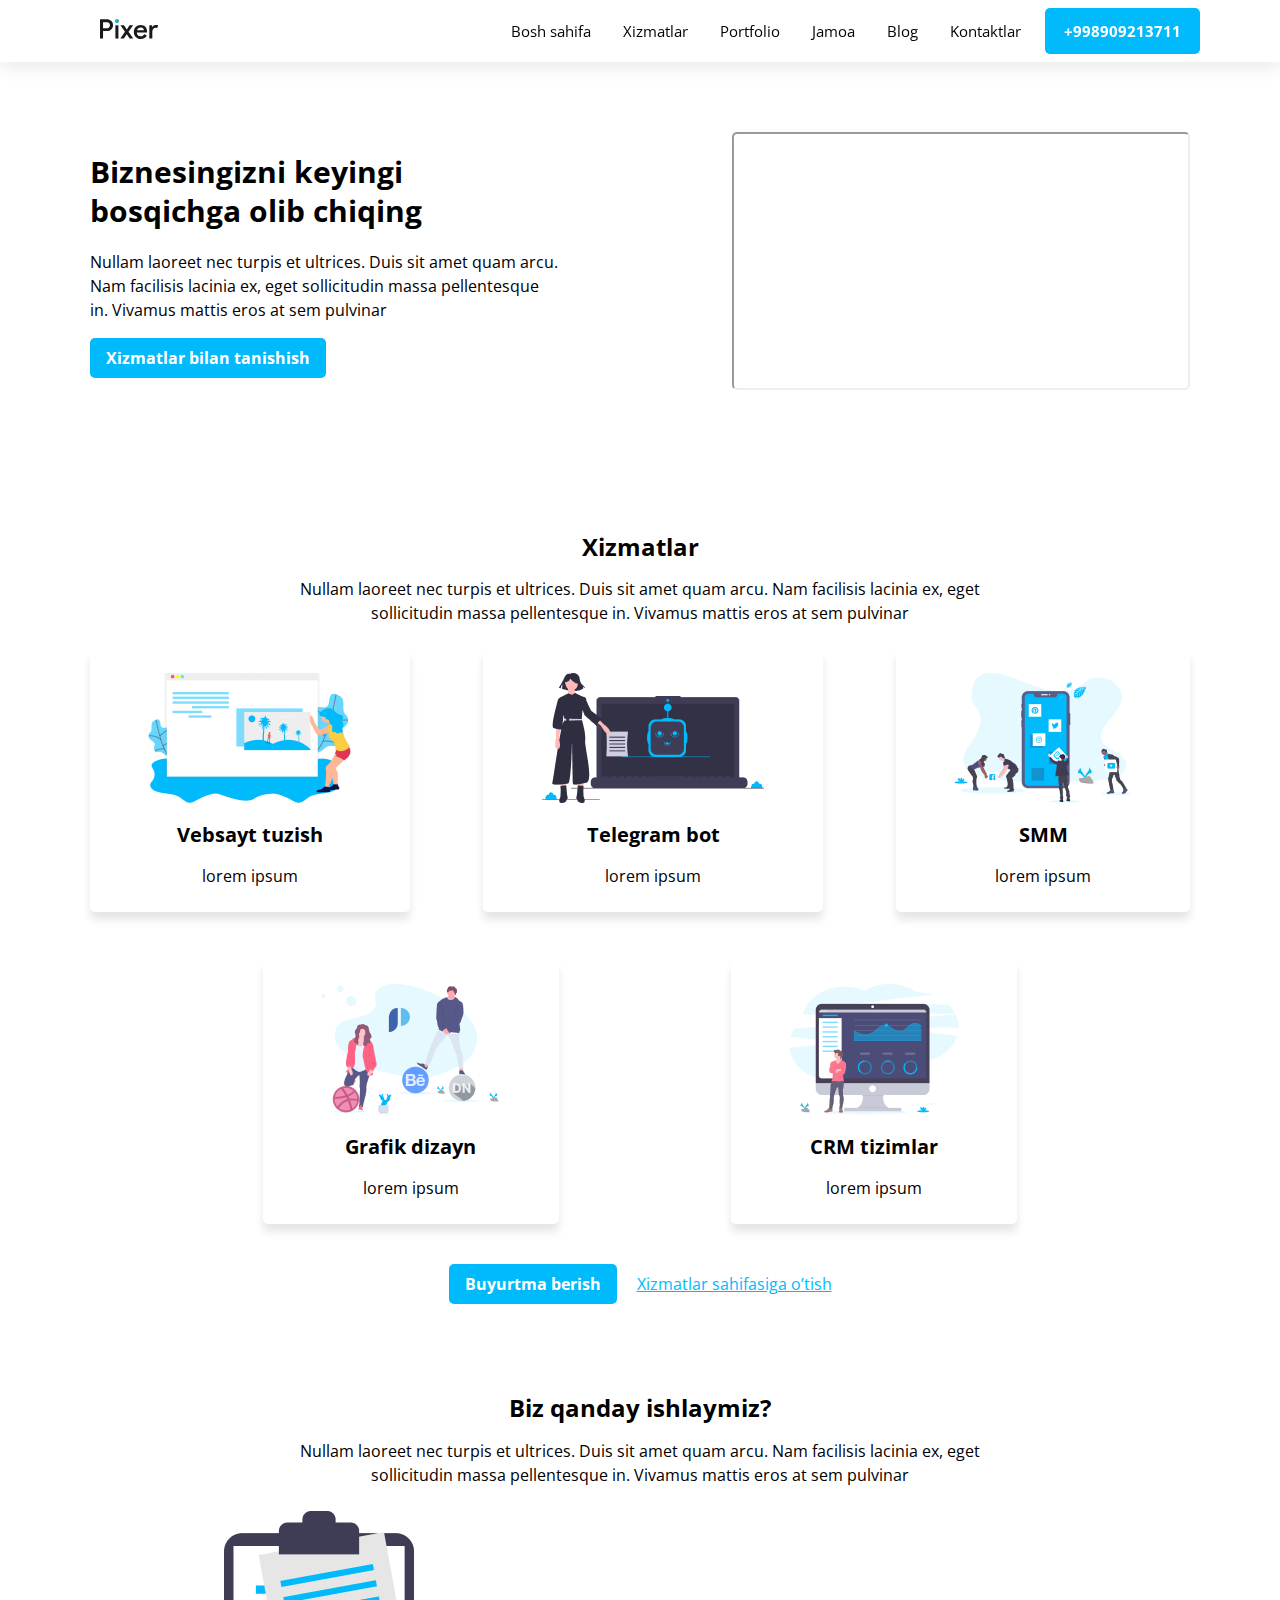
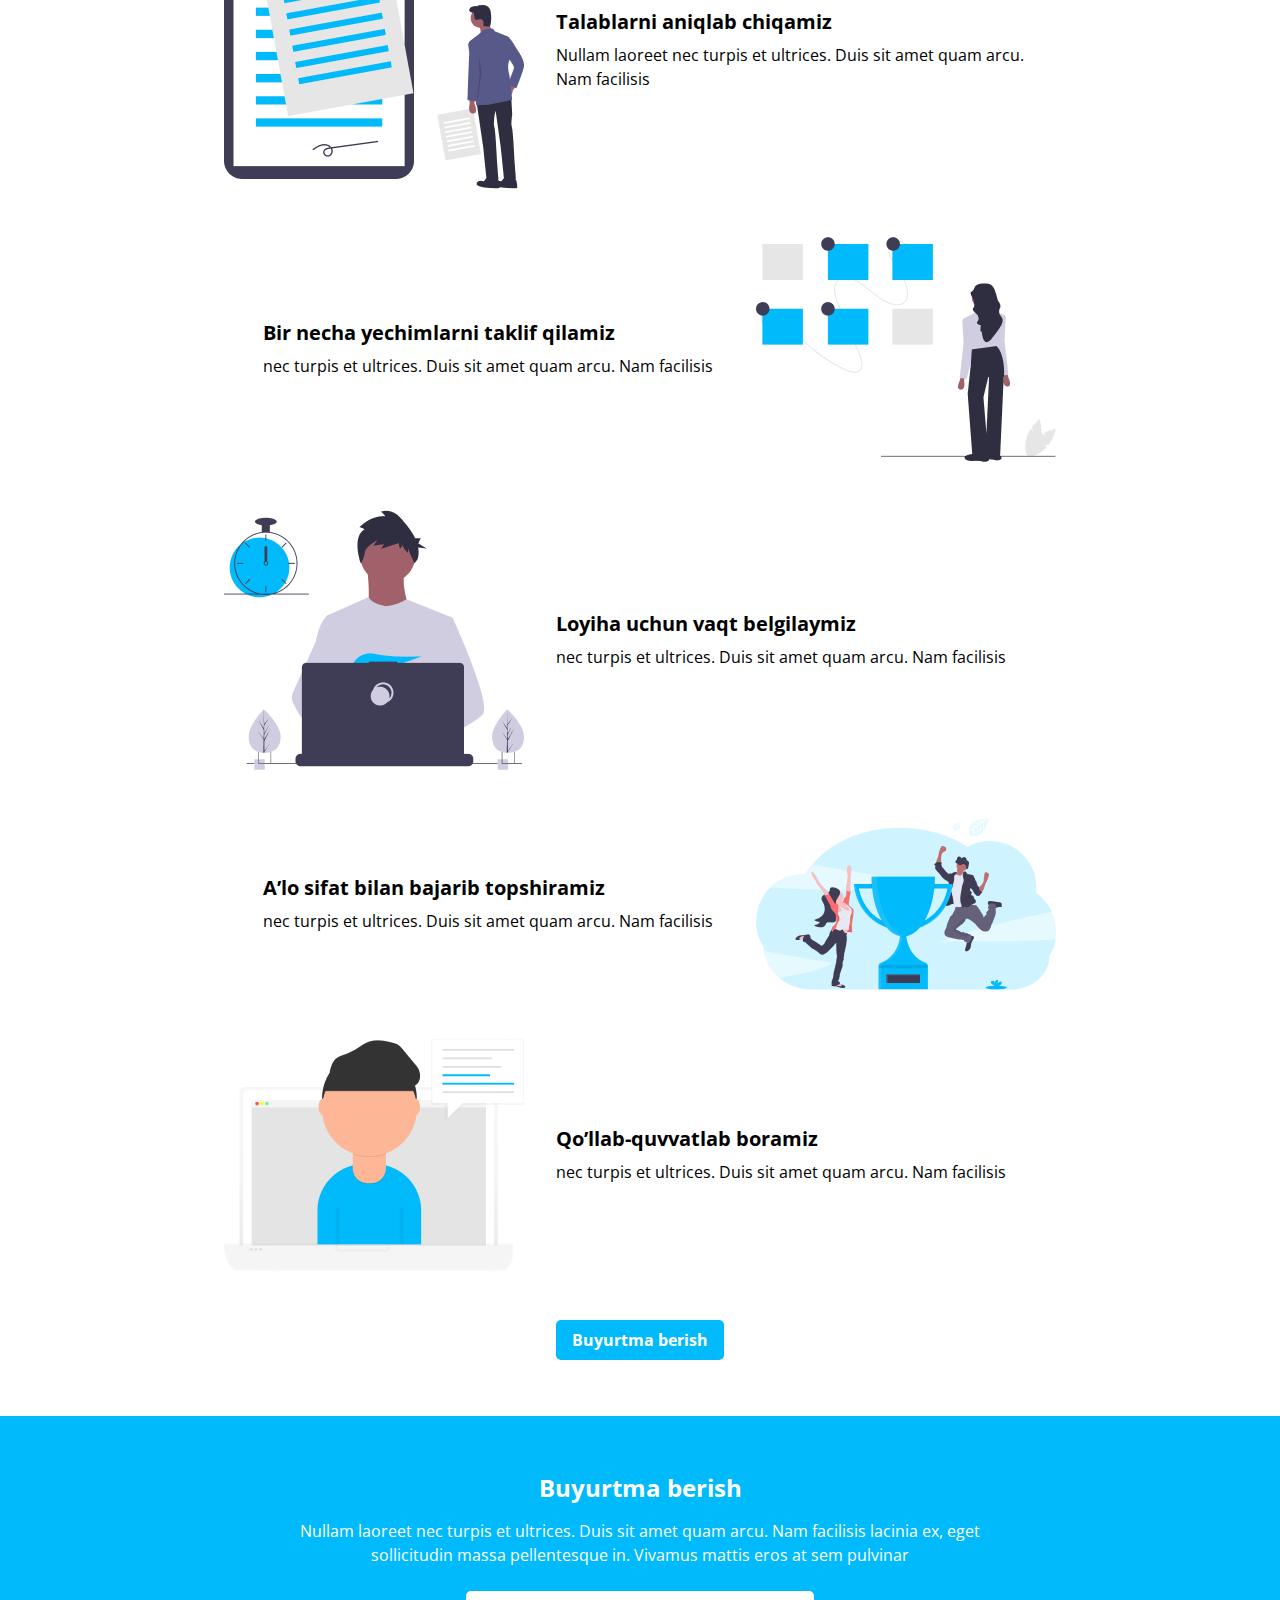
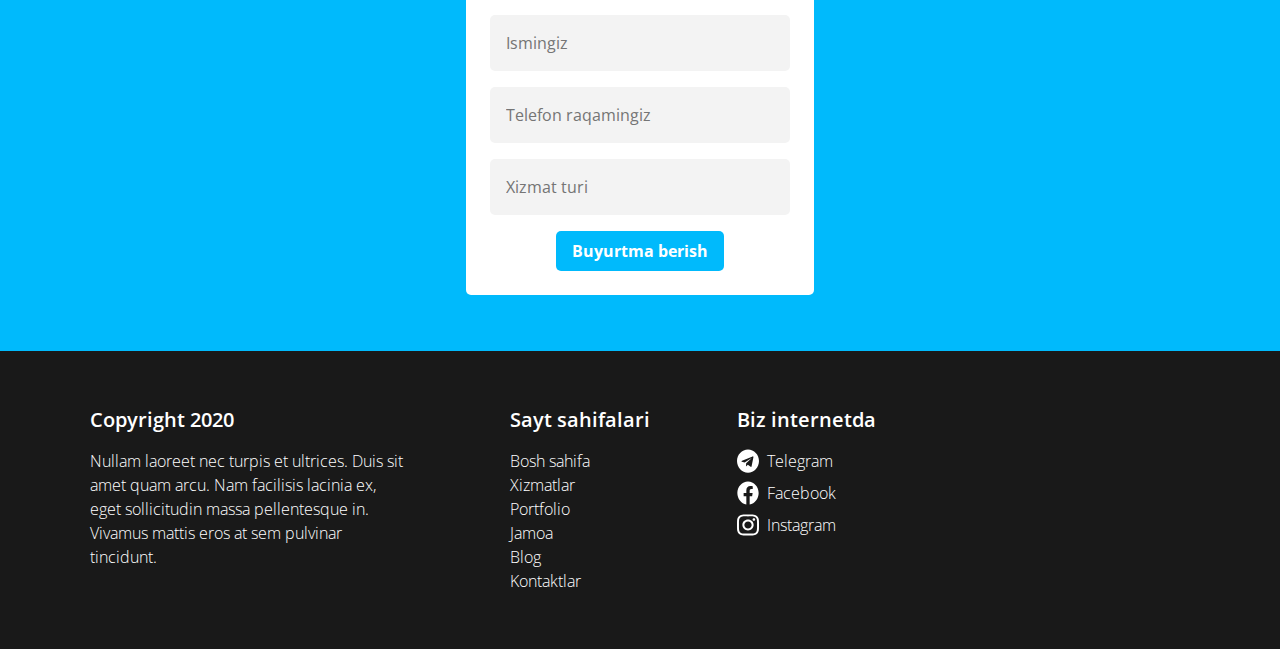
<file: index.html>
<!DOCTYPE html>
<html lang="en">

<head>
    <meta charset="UTF-8">
    <meta http-equiv="X-UA-Compatible" content="IE=edge">
    <meta name="viewport" content="width=device-width, initial-scale=1.0">
    <title>Pixer</title>
    <link rel="preconnect" href="https://fonts.gstatic.com">
    <link href="https://fonts.googleapis.com/css2?family=Open+Sans:wght@300;400;600;700;800&display=swap" rel="stylesheet">
    <link rel="stylesheet" href="./css/style.css">
    <!-- <link rel="stylesheet" href="./css/minfy.css"> -->
    <link rel="stylesheet" href="./css/normalize.css">
</head>

<body>

    <!-- header start -->

    <header>

        <div class="header_top">
            <div class="container">
                <div class="nav">

                    <div class="logo">
                        <a href="#"><img src="./images/logo.svg" alt=""></a>
                    </div>

                    <nav class="navbar">
                        <ul>
                            <li><a href="#">Bosh sahifa</a></li>
                            <li class="list_item"><a href="#services">Xizmatlar</a>
                                <ul class="list_dropdown">
                                    <li><a href="#">Vebsayt</a></li>
                                    <li><a href="#">Telegram bot</a></li>
                                    <li><a href="#">SMM</a></li>
                                    <li><a href="#">Grafik dizayn</a></li>
                                    <li><a href="#">CRM tizim</a></li>
                                </ul>
                            </li>
                            <li><a href="#portfolio">Portfolio</a></li>
                            <li><a href="#">Jamoa</a></li>
                            <li><a href="#">Blog</a></li>
                            <li><a href="#contact">Kontaktlar</a></li>
                        </ul>
                        <a class="tel" href="tel:+998909213711">+998909213711</a>
                    </nav>
                </div>
            </div>
        </div>
        <div class="header_bottom container">
            <div class="content">
                <div class="text_content">
                    <h1>Biznesingizni keyingi bosqichga olib chiqing</h1>
                    <p>Nullam laoreet nec turpis et ultrices. Duis sit amet quam arcu. Nam facilisis lacinia ex, eget sollicitudin massa pellentesque in. Vivamus mattis eros at sem pulvinar</p>
                    <button class="btn">Xizmatlar bilan tanishish</button>
                </div>
                <div class="video_content">
                    <iframe src="https://www.youtube.com/embed/Ezvl4q60zXs"></iframe>
                </div>
            </div>
        </div>
    </header>
    <!-- header end -->

    <!-- Services section start -->
    <section id="services" class="services">
        <div class="container">
            <div class="text">
                <h2>Xizmatlar</h2>
                <p>Nullam laoreet nec turpis et ultrices. Duis sit amet quam arcu. Nam facilisis lacinia ex, eget sollicitudin massa pellentesque in. Vivamus mattis eros at sem pulvinar</p>
            </div>
            <div class="card_services">
                <div class="top_services">
                    <a href="#">
                        <div class="card">
                            <img src="./images/xizmatlar/1.png" alt="">
                            <h3>Vebsayt tuzish</h3>
                            <p>lorem ipsum</p>
                        </div>
                    </a>
                    <a href="#">
                        <div class="card">
                            <img src="./images/xizmatlar/2.png" alt="">
                            <h3>Telegram bot</h3>
                            <p>lorem ipsum</p>
                        </div>
                    </a>
                    <a href="#">
                        <div class="card">
                            <img src="./images/xizmatlar/3.png" alt="">
                            <h3>SMM</h3>
                            <p>lorem ipsum</p>
                        </div>
                    </a>
                </div>
                <div class="bottom_services">
                    <a href="#">
                        <div class="card">
                            <img src="./images/xizmatlar/4.png" alt="">
                            <h3>Grafik dizayn</h3>
                            <p>lorem ipsum</p>
                        </div>
                    </a>
                    <a href="#">
                        <div class="card">
                            <img src="./images/xizmatlar/5.png" alt="">
                            <h3>CRM tizimlar</h3>
                            <p>lorem ipsum</p>
                        </div>
                    </a>

                </div>
            </div>

            <button class="btn">Buyurtma berish</button>
            <a class="link" href="services.html">Xizmatlar sahifasiga o’tish</a>
        </div>
    </section>


    <!-- Services section end -->






    <!-- About-work section start -->

    <section id="portfolio" class="about_work">
        <div class="container">
            <div class="text">
                <h3>Biz qanday ishlaymiz?</h3>
                <p>Nullam laoreet nec turpis et ultrices. Duis sit amet quam arcu. Nam facilisis lacinia ex, eget sollicitudin massa pellentesque in. Vivamus mattis eros at sem pulvinar</p>
            </div>
            <div class="work_content">
                <div class="work">
                    <img src="./images/biz_qanday_ishlaymiz/1.png" alt="">
                    <div class="text_work">

                        <h4>Talablarni aniqlab chiqamiz</h4>
                        <p>Nullam laoreet nec turpis et ultrices. Duis sit amet quam arcu. Nam facilisis</p>
                    </div>
                </div>
                <div class="work">
                    <img src="./images/biz_qanday_ishlaymiz/2.png" alt="">
                    <div class="text_work">

                        <h4>Bir necha yechimlarni taklif qilamiz</h4>
                        <p>nec turpis et ultrices. Duis sit amet quam arcu. Nam facilisis</p>
                    </div>
                </div>
                <div class="work">
                    <img src="./images/biz_qanday_ishlaymiz/3.png" alt="">
                    <div class="text_work">
                        <h4>Loyiha uchun vaqt belgilaymiz</h4>
                        <p>nec turpis et ultrices. Duis sit amet quam arcu. Nam facilisis</p>
                    </div>
                </div>
                <div class="work">
                    <img src="./images/biz_qanday_ishlaymiz/4.png" alt="">
                    <div class="text_work">
                        <h4>A’lo sifat bilan bajarib topshiramiz</h4>
                        <p>nec turpis et ultrices. Duis sit amet quam arcu. Nam facilisis</p>
                    </div>
                </div>
                <div class="work">
                    <img src="./images/biz_qanday_ishlaymiz/5.png" alt="">
                    <div class="text_work">
                        <h4>Qo’llab-quvvatlab boramiz</h4>
                        <p>nec turpis et ultrices. Duis sit amet quam arcu. Nam facilisis</p>
                    </div>
                </div>
            </div>
            <button class="btn">Buyurtma berish</button>
        </div>
    </section>
    <!-- About-work section end -->


    <!-- order section start -->



    <section id="contact" class="order_section">
        <div class="text">
            <h3>Buyurtma berish</h3>
            <p>Nullam laoreet nec turpis et ultrices. Duis sit amet quam arcu. Nam facilisis lacinia ex, eget sollicitudin massa pellentesque in. Vivamus mattis eros at sem pulvinar</p>
        </div>


        <div class="form_card">
            <form>
                <input type="text" placeholder="Ismingiz">
                <input type="text" placeholder="Telefon raqamingiz">
                <input class="turi" type="text" placeholder="Xizmat turi">
                <div class="btn_btn">

                    <button class="btn">Buyurtma berish</button>
                </div>
            </form>
        </div>
    </section>

    <!-- order section end -->


    <!-- footer start -->
    <footer class=" footer">
        <div class="container">
            <div class="footer_content">
                <div class="f_left_content">
                    <h4>Copyright 2020</h4>
                    <p>Nullam laoreet nec turpis et ultrices. Duis sit amet quam arcu. Nam facilisis lacinia ex, eget sollicitudin massa pellentesque in. Vivamus mattis eros at sem pulvinar tincidunt.</p>
                </div>
                <div class="f_right_content">
                    <nav>
                        <ul>
                            <cite>Sayt sahifalari</cite>
                            <li><a href="#">Bosh sahifa</a></li>
                            <li><a href="#">Xizmatlar</a></li>
                            <li><a href="#">Portfolio</a></li>
                            <li><a href="#">Jamoa</a></li>
                            <li><a href="#">Blog</a></li>
                            <li><a href="#">Kontaktlar</a></li>
                        </ul>

                    </nav>
                    <nav class="social">
                        <ul>
                            <cite> Biz internetda</cite>
                            <li><a href="#">Telegram</a></li>
                            <li><a href="#">Facebook</a></li>
                            <li><a href="#">Instagram</a></li>
                        </ul>
                    </nav>
                </div>
            </div>
        </div>
    </footer>

    <!-- footer end -->
</body>

</html>
</file>
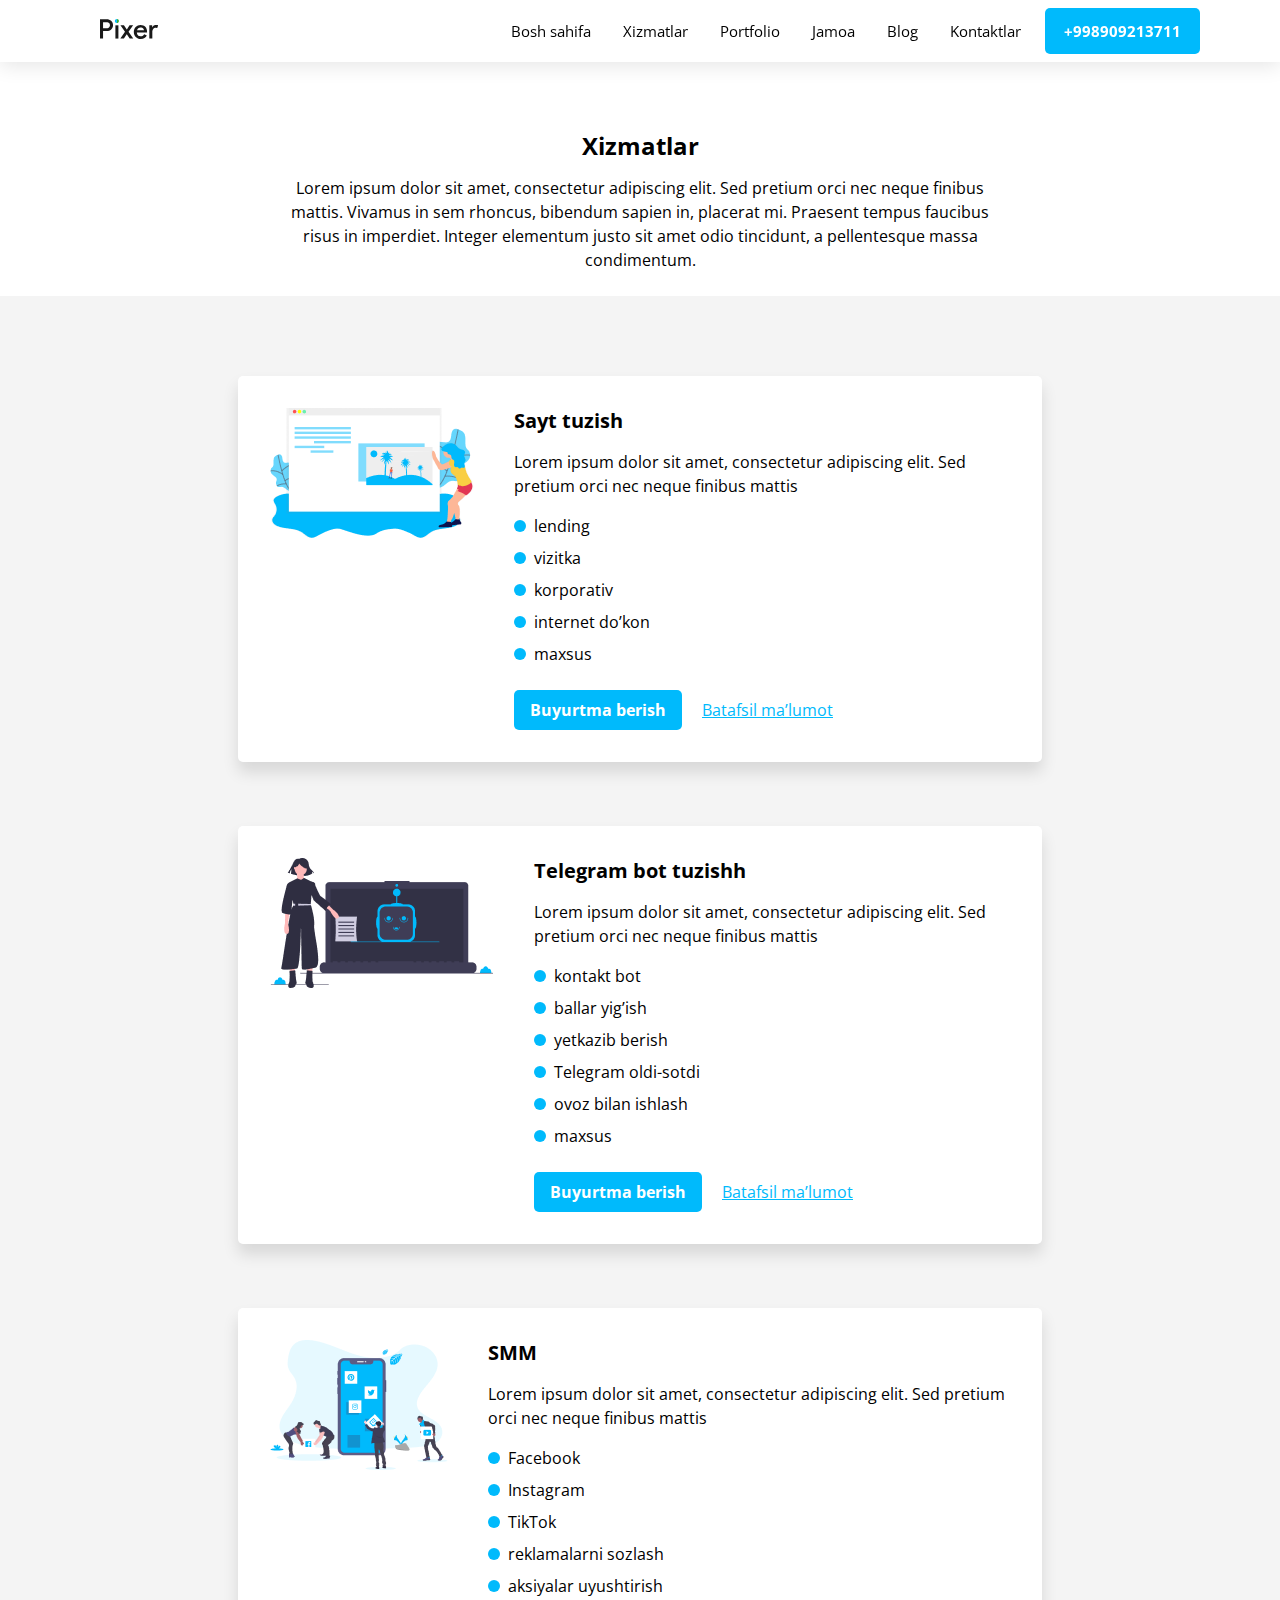
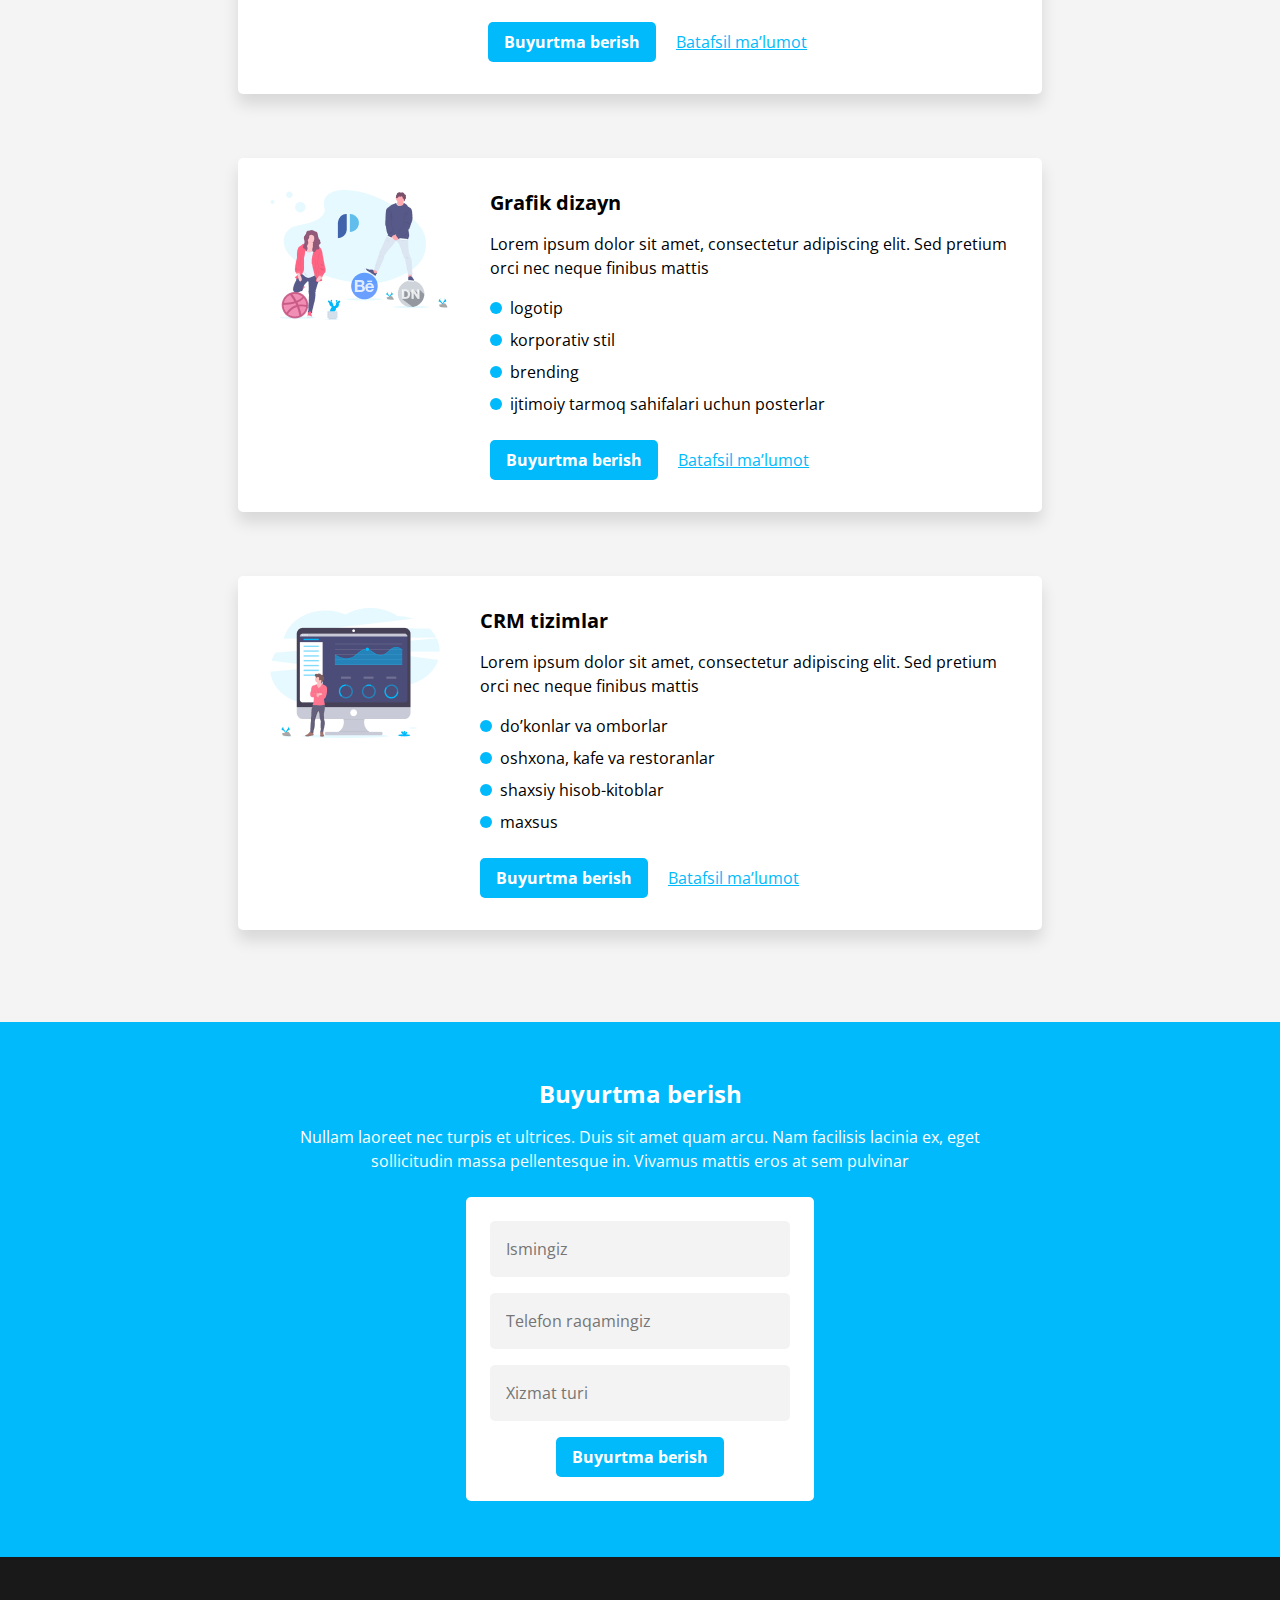
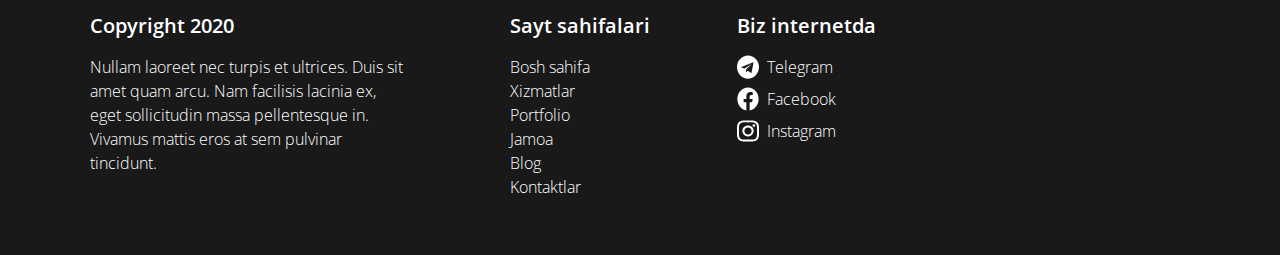
<file: services.html>
<!DOCTYPE html>
<html lang="en">

<head>
    <meta charset="UTF-8">
    <meta http-equiv="X-UA-Compatible" content="IE=edge">
    <meta name="viewport" content="width=device-width, initial-scale=1.0">
    <title>Pixer</title>
    <link rel="preconnect" href="https://fonts.gstatic.com">
    <link href="https://fonts.googleapis.com/css2?family=Open+Sans:wght@300;400;600;700;800&display=swap" rel="stylesheet">
    <!-- <link rel="stylesheet" href="./css/style.css"> -->
    <link rel="stylesheet" href="./css/minfy.css">
    <!-- <link rel="stylesheet" href="./css/normalize.css"> -->
</head>

<body>

    <!-- header start -->

    <header>

        <div class="header_top">
            <div class="container">
                <div class="nav">

                    <div class="logo">
                        <a href="index.html"><img src="./images/logo.svg" alt=""></a>
                    </div>

                    <nav class="navbar">
                        <ul>
                            <li><a href="#">Bosh sahifa</a></li>
                            <li class="list_item"><a href="#">Xizmatlar</a>
                                <ul class="list_dropdown">
                                    <li><a href="#">Vebsayt</a></li>
                                    <li><a href="#">Telegram bot</a></li>
                                    <li><a href="#">SMM</a></li>
                                    <li><a href="#">Grafik dizayn</a></li>
                                    <li><a href="#">CRM tizim</a></li>
                                </ul>
                            </li>
                            <li><a href="#">Portfolio</a></li>
                            <li><a href="#">Jamoa</a></li>
                            <li><a href="#">Blog</a></li>
                            <li><a href="#">Kontaktlar</a></li>
                        </ul>
                        <a class="tel" href="tel:+998909213711">+998909213711</a>
                    </nav>
                </div>
            </div>
        </div>

    </header>
    <!-- header end -->

    <!-- Services section start -->
    <section class="services2">

        <div class="text">
            <h2>Xizmatlar</h2>
            <p>Lorem ipsum dolor sit amet, consectetur adipiscing elit. Sed pretium orci nec neque finibus mattis. Vivamus in sem rhoncus, bibendum sapien in, placerat mi. Praesent tempus faucibus risus in imperdiet. Integer elementum justo sit amet odio
                tincidunt, a pellentesque massa condimentum.</p>
        </div>
        <div class="service_section">
            <div class="services-card">
                <div class="img_card">
                    <img src="./images/xizmatlar/1.png" alt="">
                </div>
                <div class="text_card">
                    <h4>Sayt tuzish</h4>
                    <p>Lorem ipsum dolor sit amet, consectetur adipiscing elit. Sed pretium orci nec neque finibus mattis
                    </p>
                    <ul>
                        <li>lending</li>
                        <li>vizitka</li>
                        <li>korporativ</li>
                        <li>internet do’kon</li>
                        <li>maxsus</li>
                    </ul>
                    <button class="btn">Buyurtma berish</button>
                    <a class="link" href="services.html">Batafsil ma’lumot</a>
                </div>
            </div>
            <div class="services-card">
                <div class="img_card">
                    <img src="./images/xizmatlar/2.png" alt="">
                </div>
                <div class="text_card">
                    <h4>Telegram bot tuzishh</h4>
                    <p>Lorem ipsum dolor sit amet, consectetur adipiscing elit. Sed pretium orci nec neque finibus mattis
                    </p>
                    <ul>
                        <li>kontakt bot</li>
                        <li>ballar yig’ish</li>
                        <li>yetkazib berish</li>
                        <li>Telegram oldi-sotdi</li>
                        <li>ovoz bilan ishlash</li>
                        <li>maxsus</li>
                    </ul>
                    <button class="btn">Buyurtma berish</button>
                    <a class="link" href="services.html">Batafsil ma’lumot</a>
                </div>
            </div>
            <div class="services-card">
                <div class="img_card">
                    <img src="./images/xizmatlar/3.png" alt="">
                </div>
                <div class="text_card">
                    <h4>SMM</h4>
                    <p>Lorem ipsum dolor sit amet, consectetur adipiscing elit. Sed pretium orci nec neque finibus mattis
                    </p>
                    <ul>
                        <li>Facebook</li>
                        <li>Instagram</li>
                        <li>TikTok</li>
                        <li>reklamalarni sozlash</li>
                        <li>aksiyalar uyushtirish</li>
                    </ul>
                    <button class="btn">Buyurtma berish</button>
                    <a class="link" href="services.html">Batafsil ma’lumot</a>
                </div>
            </div>
            <div class="services-card">
                <div class="img_card">
                    <img src="./images/xizmatlar/4.png" alt="">
                </div>
                <div class="text_card">
                    <h4>Grafik dizayn</h4>
                    <p>Lorem ipsum dolor sit amet, consectetur adipiscing elit. Sed pretium orci nec neque finibus mattis
                    </p>
                    <ul>
                        <li>logotip</li>
                        <li>korporativ stil</li>
                        <li>brending</li>
                        <li>ijtimoiy tarmoq sahifalari uchun posterlar</li>

                    </ul>
                    <button class="btn">Buyurtma berish</button>
                    <a class="link" href="services.html">Batafsil ma’lumot</a>
                </div>
            </div>
            <div class="services-card">
                <div class="img_card">
                    <img src="./images/xizmatlar/5.png" alt="">
                </div>
                <div class="text_card">
                    <h4>CRM tizimlar</h4>
                    <p>Lorem ipsum dolor sit amet, consectetur adipiscing elit. Sed pretium orci nec neque finibus mattis
                    </p>
                    <ul>
                        <li>do’konlar va omborlar</li>
                        <li>oshxona, kafe va restoranlar</li>
                        <li>shaxsiy hisob-kitoblar</li>
                        <li>maxsus</li>
                    </ul>
                    <button class="btn">Buyurtma berish</button>
                    <a class="link" href="services.html">Batafsil ma’lumot</a>
                </div>
            </div>
        </div>

    </section>


    <!-- Services section end -->








    <!-- order section start -->



    <section class="order_section">
        <div class="text">
            <h3>Buyurtma berish</h3>
            <p>Nullam laoreet nec turpis et ultrices. Duis sit amet quam arcu. Nam facilisis lacinia ex, eget sollicitudin massa pellentesque in. Vivamus mattis eros at sem pulvinar</p>
        </div>


        <div class="form_card">
            <form>
                <input type="text" placeholder="Ismingiz">
                <input type="text" placeholder="Telefon raqamingiz">
                <input class="turi" type="text" placeholder="Xizmat turi">
                <div class="btn_btn">

                    <button class="btn">Buyurtma berish</button>
                </div>
            </form>
        </div>
    </section>

    <!-- order section end -->


    <!-- footer start -->
    <footer class=" footer">
        <div class="container">
            <div class="footer_content">
                <div class="f_left_content">
                    <h4>Copyright 2020</h4>
                    <p>Nullam laoreet nec turpis et ultrices. Duis sit amet quam arcu. Nam facilisis lacinia ex, eget sollicitudin massa pellentesque in. Vivamus mattis eros at sem pulvinar tincidunt.</p>
                </div>
                <div class="f_right_content">
                    <nav>
                        <ul>
                            <cite>Sayt sahifalari</cite>
                            <li><a href="#">Bosh sahifa</a></li>
                            <li><a href="#">Xizmatlar</a></li>
                            <li><a href="#">Portfolio</a></li>
                            <li><a href="#">Jamoa</a></li>
                            <li><a href="#">Blog</a></li>
                            <li><a href="#">Kontaktlar</a></li>
                        </ul>

                    </nav>
                    <nav class="social">
                        <ul>
                            <cite> Biz internetda</cite>
                            <li><a href="#">Telegram</a></li>
                            <li><a href="#">Facebook</a></li>
                            <li><a href="#">Instagram</a></li>
                        </ul>
                    </nav>
                </div>
            </div>
        </div>
    </footer>

    <!-- footer end -->
</body>

</html>
</file>
<file: css/style.css>
* {
        margin: 0;
        padding: 0;
        box-sizing: border-box;
    }

    html {
        scroll-behavior: smooth;
    }

    body {
        font-family: 'Open Sans', sans-serif;
    }

    .container {
        width: 1100px;
        margin-left: auto;
        margin-right: auto;
    }

    li {
        list-style: none;
    }

    a {
        text-decoration: none;
    }

    .header_top {
        width: 100%;
        position: fixed;
        padding: 0 100px;
        box-shadow: 0px 4px 20px rgba(0, 0, 0, 0.1);
        margin-bottom: 20px;
        z-index: 1;
        background-color: #fff;
    }

    .logo {
        position: relative;
    }

    .logo a:active {
        opacity: 0.5;
    }

    .nav {
        display: flex;
        justify-content: space-between;
        padding: 8px 0;
        align-items: center;
    }

    .navbar {
        position: relative;
        display: flex;
    }

    .navbar ul {
        display: flex;
        align-items: center;
    }

    .navbar ul li a {
        font-family: 'Open Sans', sans-serif;
        font-style: normal;
        font-weight: normal;
        font-size: 15px;
        line-height: 24px;
        color: #000000;
        padding: 16px;
        transition: all .2s;
    }

    .navbar ul li a:hover {
        border-bottom: 3px solid #191919;
    }

    .navbar ul li a:active {
        background: rgba(25, 25, 25, 0.7);
        color: #fff;
    }

    .navbar .list_item {
        position: relative;
    }

    /* dropdown */

    .navbar .list_item:hover .list_dropdown {
        display: block;
    }

    .list_item .list_dropdown {
        display: none;
        position: absolute;
        flex-direction: column;
        justify-content: stretch;
        background: #FFFFFF;
        box-shadow: 0px 4px 24px rgba(0, 0, 0, 0.1);
        border-radius: 5px;
        top: 41px;
        margin-left: auto;
        padding: 0;
        width: 130px;
        left: -15px;
    }

    .list_item .list_dropdown li {
        width: 100%;
        padding: 8px 16px;
        border: none;
        transition: all .2s ease;
        color: #fff;
    }

    .list_item .list_dropdown li:hover a {
        color: #fff;
    }

    .list_item .list_dropdown li:hover {
        width: 100%;
        padding: 8px 16px;
        border: none;
        background: #00BAFC;
        color: #fff;
        cursor: pointer;
    }

    .list_item .list_dropdown li a {
        width: 100%;
        padding: 0;
        display: block;
        border: none;
        margin: 0;
        transition: all .2s ease;
    }

    .list_item .list_dropdown li a:hover {
        width: 100%;
        padding: 0;
        display: block;
        border: none;
        margin: 0;
        background: #00BAFC;
        color: #fff;
    }

    .list_item .list_dropdown li:active {
        opacity: 0.6;
        color: #fff;
    }

    .tel {
        background: #00BAFC;
        border-radius: 5px;
        padding: 8px 16px;
        font-style: normal;
        font-weight: bold;
        font-size: 15px;
        line-height: 24px;
        color: #FFFFFF;
        margin-left: 8px;
        border: 3px solid transparent;
        transition: all .2s ease;
    }

    .tel:hover {
        display: inline-block;
        background: #FFFFFF;
        border: 3px solid #00BAFC;
        box-sizing: border-box;
        color: #00BAFC;
        font-size: 15px;
    }

    .tel:active {
        background: rgba(0, 186, 252, 0.6);
        border-radius: 5px;
    }

    .header_bottom {
        position: relative;
        top: 132px;
    }

    .content {
        display: flex;
        justify-content: space-between;
    }

    .text_content {
        width: 470px;
    }

    .text_content h1 {
        font-style: normal;
        font-weight: bold;
        font-size: 30px;
        line-height: 130%;
        color: #000000;
    }

    .text_content p {
        font-style: normal;
        font-weight: normal;
        font-size: 16px;
        line-height: 24px;
        color: #000000;
        margin: 16px auto;
    }

    .btn {
        background: #00BAFC;
        border-radius: 5px;
        padding: 8px 16px;
        outline: none;
        border: none;
        font-style: normal;
        font-weight: bold;
        font-size: 16px;
        line-height: 24px;
        color: #FFFFFF;
        transition: all .2s ease;
    }

    .btn:hover {
        background: rgba(0, 186, 252, 0.8);
    }

    .btn:active {
        background: rgba(0, 186, 252, 0.6);
    }

    .video_content iframe {
        border-radius: 5px;
        overflow: hidden;
        width: 458px;
        height: 258px;
    }

    /* services */

    .services {
        top: 136px;
        position: relative;
        margin-top: 136px;
        text-align: center;
    }

    .text {
        display: flex;
        flex-direction: column;
        align-items: center;
        text-align: center;
    }

    .text h3 {
        font-style: normal;
        font-weight: bold;
        font-size: 24px;
        line-height: 130%;
        text-align: center;
        color: #000000;
    }

    .text p {
        width: 719px;
        font-style: normal;
        font-weight: normal;
        font-size: 16px;
        line-height: 24px;
        text-align: center;
        color: #000000;
        margin-top: 16px;
        margin-bottom: 24px;
    }

    .card_services {
        display: flex;
        flex-direction: column;
    }

    .top_services {
        display: flex;
        justify-content: space-between;
    }

    .bottom_services {
        display: flex;
        justify-content: space-evenly;
        margin-top: 48px;
    }

    .top_services a,
    .bottom_services a {
        background: #FFFFFF;
        box-shadow: 0px 8px 8px rgba(0, 0, 0, 0.1);
        border-radius: 5px;
        padding: 24px 58px;
        text-align: center;
        transition: all .2s ease;
    }

    .top_services a:hover,
    .bottom_services a:hover {
        background: #FFFFFF;
        box-shadow: 0px 12px 21px rgba(0, 0, 0, 0.1);
        border-radius: 5px;
    }

    .top_services a:active,
    .bottom_services a:active {
        background: #FFFFFF;
        box-shadow: 0px 4px 4px rgba(0, 0, 0, 0.2);
        border-radius: 5px;
    }

    .card h3 {
        font-style: normal;
        font-weight: bold;
        font-size: 20px;
        line-height: 130%;
        text-align: center;
        color: #000000;
        margin: 16px 0;
    }

    .card p {
        font-style: normal;
        font-weight: normal;
        font-size: 16px;
        line-height: 24px;
        text-align: center;
        color: #000000;
    }

    .services .btn {
        margin-top: 40px;
    }

    .services .link {
        font-style: normal;
        font-weight: normal;
        font-size: 16px;
        line-height: 24px;
        text-align: center;
        text-decoration-line: underline;
        color: #00BAFC;
        margin-left: 16px;
    }

    /* services html */

    .services2 {
        /* position: relative;
        top: 132px; */
        text-align: center;
        margin-bottom: 80px;
    }

    .services2 .text {
        display: flex;
        flex-direction: column;
        align-items: center;
        text-align: center;
    }

    .services2 .text h3 {
        font-style: normal;
        font-weight: bold;
        font-size: 24px;
        line-height: 130%;
        text-align: center;
        color: #000000;
    }

    .services2 .text p {
        width: 719px;
        font-style: normal;
        font-weight: normal;
        font-size: 16px;
        line-height: 24px;
        text-align: center;
        color: #000000;
        margin-top: 16px;
        margin-bottom: 24px;
    }

    .service_section {
        display: flex;
        background: #F4F4F4;
        flex-direction: column;
        padding: 80px 0;
    }

    .services-card {
        width: 804px;
        background: #FFFFFF;
        box-shadow: 0px 10px 16px rgba(0, 0, 0, 0.12);
        border-radius: 5px;
        margin-bottom: 64px;
        margin-left: auto;
        margin-right: auto;
        display: flex;
        text-align: left;
        padding: 32px;
    }

    .img_card {
        width: 200px;
        display: block;
    }

    .text_card {
        margin-left: 40px;
    }

    .text_card h4 {
        font-style: normal;
        font-weight: bold;
        font-size: 20px;
        line-height: 130%;
        color: #000000;
    }

    .text_card p {
        font-style: normal;
        font-weight: normal;
        font-size: 16px;
        line-height: 24px;
        color: #000000;
        margin-top: 16px;
        margin-bottom: 16px;
    }

    .text_card ul li {
        font-style: normal;
        font-weight: normal;
        font-size: 16px;
        line-height: 24px;
        color: #000000;
        margin-bottom: 8px;
    }

    .text_card ul li::before {
        content: '';
        width: 12px;
        height: 12px;
        background: #00BAFC;
        border-radius: 12px;
        display: inline-block;
        margin-right: 8px;
    }

    .text_card .btn {
        margin-top: 16px;
    }

    .text_card .link {
        font-style: normal;
        font-weight: normal;
        font-size: 16px;
        line-height: 24px;
        text-align: center;
        text-decoration-line: underline;
        color: #00BAFC;
        margin-left: 16px;
    }

    /* about work section */

    .about_work {
        top: 112px;
        position: relative;
        margin-top: 112px;
        text-align: center;
        margin-bottom: 56px;
    }

    .work_content {
        display: flex;
        width: 832px;
        flex-direction: column;
        justify-content: center;
        margin: 0 auto;
    }

    .work {
        display: flex;
        align-items: center;
        margin-bottom: 48px;
    }

    .work_content .work:nth-last-child(even) {
        flex-direction: row-reverse;
    }

    .work .text_work {
        text-align: start;
        margin-left: 32px;
    }

    .work .text_work h4 {
        font-style: normal;
        font-weight: bold;
        font-size: 20px;
        line-height: 130%;
        color: #000000;
    }

    .work .text_work p {
        width: 493px;
        text-align: start;
        margin-top: 8px;
        font-style: normal;
        font-weight: normal;
        font-size: 16px;
        line-height: 24px;
        color: #000000;
    }


    .about_work .btn {

        margin-bottom: 112px;
    }

    /* order section */

    .order_section {
        /* top: 112px;
        position: relative; */
        background: #00BAFC;
        padding: 56px;
        text-align: center;
    }

    .order_section h3,
    .order_section p {
        color: #FFFFFF;
    }

    .form_card {
        display: flex;
        flex-direction: column;
        align-items: center;
        background: #FFFFFF;
        border-radius: 5px;
        width: 348px;
        margin-left: auto;
        margin-right: auto;
        padding: 24px;
    }

    .form_card input {
        outline: none;
        background: #F3F3F3;
        border-radius: 5px;
        border: none;
        padding: 16px;
        width: 100%;
        margin-bottom: 16px;
        font-style: normal;
        font-weight: normal;
        font-size: 16px;
        line-height: 150%;
        color: #000000;
    }

    /* footer */

    .footer {
        /* top: 112px;
        position: relative; */
        padding: 56px 0;
        background: #191919;
    }

    .footer_content {
        display: flex;
    }

    .f_left_content {
        width: 320px;
    }

    .f_left_content h4 {
        font-style: normal;
        font-weight: 600;
        font-size: 20px;
        line-height: 130%;
        color: #FFFFFF;
    }

    .f_left_content p {
        font-style: normal;
        font-weight: 300;
        font-size: 16px;
        line-height: 150%;
        color: #FFFFFF;
        margin-top: 16px;
    }

    .f_right_content {
        display: flex;
        margin-left: 100px;
    }

    .f_right_content nav:last-child {
        margin-left: 87px;
    }

    .f_right_content nav ul cite {
        display: block;
        font-style: normal;
        font-weight: 600;
        font-size: 20px;
        line-height: 130%;
        color: #FFFFFF;
        margin-bottom: 16px;
    }

    .f_right_content nav ul a,
    .social ul a {
        font-style: normal;
        font-weight: 300;
        font-size: 16px;
        line-height: 24px;
        color: #FFFFFF;
        margin-bottom: 8px;
        transition: all .2s ease;
    }

    .f_right_content nav ul a:hover,
    .social nav ul a:hover {
        color: #00BAFC;
    }

    .f_right_content nav ul a:active,
    .social nav ul a:active {
        color: #00BAFC;
        opacity: 0.6;
    }

    .social ul a {
        display: flex;
        transition: all .2s ease;
    }

    .social ul a::before {
        content: '';
        background-image: url(../images/social/telegram.svg);
        background-repeat: no-repeat;
        background-size: cover;
        width: 22px;
        height: 24px;
        display: inline-block;
        margin-right: 8px;
    }

    .social ul li:nth-child(3) a::before {
        background-image: url(../images/social/facebook.svg);
    }

    .social ul li:last-child a::before {
        background-image: url(../images/social/instagram.svg);
    }

    .social ul li a:active {
        opacity: .6;
    }

    /* services html */

    .services2 {
        position: relative;
        top: 132px;
        text-align: center;
    }

    .services2 .text {
        display: flex;
        flex-direction: column;
        align-items: center;
        text-align: center;
    }

    .services2 .text h3 {
        font-style: normal;
        font-weight: bold;
        font-size: 24px;
        line-height: 130%;
        /* or 31px */
        text-align: center;
        color: #000000;
    }

    .services2 .text p {
        width: 719px;
        font-style: normal;
        font-weight: normal;
        font-size: 16px;
        line-height: 24px;
        text-align: center;
        color: #000000;
        margin-top: 16px;
        margin-bottom: 24px;
    }

    .service_section {
        display: flex;
        background: #F4F4F4;
        flex-direction: column;
        padding: 80px 0;
    }

    .services-card {
        width: 804px;
        background: #FFFFFF;
        box-shadow: 0px 10px 16px rgba(0, 0, 0, 0.12);
        border-radius: 5px;
        margin-bottom: 64px;
        margin-left: auto;
        margin-right: auto;
        display: flex;
        text-align: left;
        padding: 32px;
    }

    .text_card {
        margin-left: 40px;
    }

    .text_card h4 {
        font-style: normal;
        font-weight: bold;
        font-size: 20px;
        line-height: 130%;
        color: #000000;
    }

    .text_card p {
        font-style: normal;
        font-weight: normal;
        font-size: 16px;
        line-height: 24px;
        color: #000000;
        margin-top: 16px;
        margin-bottom: 16px;
    }

    .text_card ul li {
        font-style: normal;
        font-weight: normal;
        font-size: 16px;
        line-height: 24px;
        color: #000000;
        margin-bottom: 8px;
    }

    .text_card ul li::before {
        content: '';
        width: 12px;
        height: 12px;
        background: #00BAFC;
        border-radius: 12px;
        display: inline-block;
        margin-right: 8px;
    }

    .text_card .btn {
        margin-top: 16px;
    }

    .text_card .link {
        font-style: normal;
        font-weight: normal;
        font-size: 16px;
        line-height: 24px;
        text-align: center;
        text-decoration-line: underline;
        color: #00BAFC;
        margin-left: 16px;
    }
</file>
<file: css/minfy.css>
html{line-height:1.15;-webkit-text-size-adjust:100%}body{margin:0}main{display:block}h1{font-size:2em;margin:.67em 0}hr{box-sizing:content-box;height:0;overflow:visible}pre{font-family:monospace,monospace;font-size:1em}a{background-color:transparent}abbr[title]{border-bottom:none;text-decoration:underline;text-decoration:underline dotted}b,strong{font-weight:bolder}code,kbd,samp{font-family:monospace,monospace;font-size:1em}small{font-size:80%}sub,sup{font-size:75%;line-height:0;position:relative;vertical-align:baseline}sub{bottom:-.25em}sup{top:-.5em}img{border-style:none}button,input,optgroup,select,textarea{font-family:inherit;font-size:100%;line-height:1.15;margin:0}button,input{overflow:visible}button,select{text-transform:none}[type=button],[type=reset],[type=submit],button{-webkit-appearance:button}[type=button]::-moz-focus-inner,[type=reset]::-moz-focus-inner,[type=submit]::-moz-focus-inner,button::-moz-focus-inner{border-style:none;padding:0}[type=button]:-moz-focusring,[type=reset]:-moz-focusring,[type=submit]:-moz-focusring,button:-moz-focusring{outline:1px dotted ButtonText}fieldset{padding:.35em .75em .625em}legend{box-sizing:border-box;color:inherit;display:table;max-width:100%;padding:0;white-space:normal}progress{vertical-align:baseline}textarea{overflow:auto}[type=checkbox],[type=radio]{box-sizing:border-box;padding:0}[type=number]::-webkit-inner-spin-button,[type=number]::-webkit-outer-spin-button{height:auto}[type=search]{-webkit-appearance:textfield;outline-offset:-2px}[type=search]::-webkit-search-decoration{-webkit-appearance:none}::-webkit-file-upload-button{-webkit-appearance:button;font:inherit}details{display:block}summary{display:list-item}template{display:none}[hidden]{display:none}*{margin:0;padding:0;box-sizing:border-box}html{scroll-behavior:smooth}body{font-family:'Open Sans',sans-serif}.container{width:1100px;margin-left:auto;margin-right:auto}li{list-style:none}a{text-decoration:none}.header_top{width:100%;position:fixed;padding:0 100px;box-shadow:0 4px 20px rgba(0,0,0,.1);margin-bottom:20px;z-index:1;background-color:#fff}.logo{position:relative}.logo a:active{opacity:.5}.nav{display:flex;justify-content:space-between;padding:8px 0;align-items:center}.navbar{position:relative;display:flex}.navbar ul{display:flex;align-items:center}.navbar ul li a{font-family:'Open Sans',sans-serif;font-style:normal;font-weight:400;font-size:15px;line-height:24px;color:#000;padding:16px;transition:all .2s}.navbar ul li a:hover{border-bottom:3px solid #191919}.navbar ul li a:active{background:rgba(25,25,25,.7);color:#fff}.navbar .list_item{position:relative}.navbar .list_item:hover .list_dropdown{display:block}.list_item .list_dropdown{display:none;position:absolute;flex-direction:column;justify-content:stretch;background:#fff;box-shadow:0 4px 24px rgba(0,0,0,.1);border-radius:5px;top:41px;margin-left:auto;padding:0;width:130px;left:-15px}.list_item .list_dropdown li{width:100%;padding:8px 16px;border:none;transition:all .2s ease;color:#fff}.list_item .list_dropdown li:hover{width:100%;padding:8px 16px;border:none;background:#00bafc;color:#fff}.list_item .list_dropdown li a{width:100%;padding:0;display:block;border:none;margin:0;transition:all .2s ease}.list_item .list_dropdown li a:hover{width:100%;padding:0;display:block;border:none;margin:0;background:#00bafc;color:#fff}.list_item .list_dropdown li:active{opacity:.6;color:#fff}.tel{background:#00bafc;border-radius:5px;padding:8px 16px;font-style:normal;font-weight:700;font-size:15px;line-height:24px;color:#fff;margin-left:8px;border:3px solid transparent;transition:all .2s ease}.tel:hover{display:inline-block;background:#fff;border:3px solid #00bafc;box-sizing:border-box;color:#00bafc;font-size:15px}.tel:active{background:rgba(0,186,252,.6);border-radius:5px}.header_bottom{position:relative;top:132px}.content{display:flex;justify-content:space-between}.text_content{width:470px}.text_content h1{font-style:normal;font-weight:700;font-size:30px;line-height:130%;color:#000}.text_content p{font-style:normal;font-weight:400;font-size:16px;line-height:24px;color:#000;margin:16px auto}.btn{background:#00bafc;border-radius:5px;padding:8px 16px;outline:0;border:none;font-style:normal;font-weight:700;font-size:16px;line-height:24px;color:#fff;transition:all .2s ease}.btn:hover{background:rgba(0,186,252,.8)}.btn:active{background:rgba(0,186,252,.6)}.video_content iframe{border-radius:5px;overflow:hidden;width:458px;height:258px}.services{margin-top:136px;text-align:center}.text{display:flex;flex-direction:column;align-items:center;text-align:center}.text h3{font-style:normal;font-weight:700;font-size:24px;line-height:130%;text-align:center;color:#000}.text p{width:719px;font-style:normal;font-weight:400;font-size:16px;line-height:24px;text-align:center;color:#000;margin-top:16px;margin-bottom:24px}.card_services{display:flex;flex-direction:column}.top_services{display:flex;justify-content:space-between}.bottom_services{display:flex;justify-content:space-evenly;margin-top:48px}.bottom_services a,.top_services a{background:#fff;box-shadow:0 8px 8px rgba(0,0,0,.1);border-radius:5px;padding:24px 58px;text-align:center;transition:all .2s ease}.bottom_services a:hover,.top_services a:hover{background:#fff;box-shadow:0 12px 21px rgba(0,0,0,.1);border-radius:5px}.bottom_services a:active,.top_services a:active{background:#fff;box-shadow:0 4px 4px rgba(0,0,0,.2);border-radius:5px}.card h3{font-style:normal;font-weight:700;font-size:20px;line-height:130%;text-align:center;color:#000;margin:16px 0}.card p{font-style:normal;font-weight:400;font-size:16px;line-height:24px;text-align:center;color:#000}.services .btn{margin-top:40px}.services .link{font-style:normal;font-weight:400;font-size:16px;line-height:24px;text-align:center;text-decoration-line:underline;color:#00bafc;margin-left:16px}.services2{position:relative;top:132px;text-align:center;margin-bottom:80px}.services2 .text{display:flex;flex-direction:column;align-items:center;text-align:center}.services2 .text h3{font-style:normal;font-weight:700;font-size:24px;line-height:130%;text-align:center;color:#000}.services2 .text p{width:719px;font-style:normal;font-weight:400;font-size:16px;line-height:24px;text-align:center;color:#000;margin-top:16px;margin-bottom:24px}.service_section{display:flex;background:#f4f4f4;flex-direction:column;padding:80px 0}.services-card{width:804px;background:#fff;box-shadow:0 10px 16px rgba(0,0,0,.12);border-radius:5px;margin-bottom:64px;margin-left:auto;margin-right:auto;display:flex;text-align:left;padding:32px}.text_card{margin-left:40px}.text_card h4{font-style:normal;font-weight:700;font-size:20px;line-height:130%;color:#000}.text_card p{font-style:normal;font-weight:400;font-size:16px;line-height:24px;color:#000;margin-top:16px;margin-bottom:16px}.text_card ul li{font-style:normal;font-weight:400;font-size:16px;line-height:24px;color:#000;margin-bottom:8px}.text_card ul li::before{content:'';width:12px;height:12px;background:#00bafc;border-radius:12px;display:inline-block;margin-right:8px}.text_card .btn{margin-top:16px}.text_card .link{font-style:normal;font-weight:400;font-size:16px;line-height:24px;text-align:center;text-decoration-line:underline;color:#00bafc;margin-left:16px}.about_work{position:relative;margin-top:112px;text-align:center;margin-bottom:56px}.work_content{display:flex;width:832px;flex-direction:column;justify-content:center;margin:0 auto}.work{display:flex;align-items:center;margin-bottom:48px}.work_content .work:nth-last-child(even) .text_work{order:-1}.work .text_work{text-align:start;margin-left:32px}.work .text_work h4{font-style:normal;font-weight:700;font-size:20px;line-height:130%;color:#000}.work .text_work p{width:493px;text-align:start;margin-top:8px;font-style:normal;font-weight:400;font-size:16px;line-height:24px;color:#000}.order_section{position:relative;background:#00bafc;padding:56px;text-align:center}.order_section h3,.order_section p{color:#fff}.form_card{display:flex;flex-direction:column;align-items:center;background:#fff;border-radius:5px;width:348px;margin-left:auto;margin-right:auto;padding:24px}.form_card input{outline:0;background:#f3f3f3;border-radius:5px;border:none;padding:16px;width:100%;margin-bottom:16px;font-style:normal;font-weight:400;font-size:16px;line-height:150%;color:#000}.footer{padding:56px 0;background:#191919}.footer_content{display:flex}.f_left_content{width:320px}.f_left_content h4{font-style:normal;font-weight:600;font-size:20px;line-height:130%;color:#fff}.f_left_content p{font-style:normal;font-weight:300;font-size:16px;line-height:150%;color:#fff;margin-top:16px}.f_right_content{display:flex;margin-left:100px}.f_right_content nav:last-child{margin-left:87px}.f_right_content nav ul cite{display:block;font-style:normal;font-weight:600;font-size:20px;line-height:130%;color:#fff;margin-bottom:16px}.f_right_content nav ul a,.social ul a{font-style:normal;font-weight:300;font-size:16px;line-height:24px;color:#fff;margin-bottom:8px;transition:all .2s ease}.f_right_content nav ul a:hover,.social nav ul a:hover{color:#00bafc}.f_right_content nav ul a:active,.social nav ul a:active{color:#00bafc;opacity:.6}.social ul a{display:flex;transition:all .2s ease}.social ul a::before{content:'';background-image:url(../images/social/telegram.svg);background-repeat:no-repeat;background-size:cover;width:22px;height:24px;display:inline-block;margin-right:8px}.social ul li:nth-child(3) a::before{background-image:url(../images/social/facebook.svg)}.social ul li:last-child a::before{background-image:url(../images/social/instagram.svg)}.social ul li a:active{opacity:.6}.services2{position:relative;top:132px;text-align:center}.services2 .text{display:flex;flex-direction:column;align-items:center;text-align:center}.services2 .text h3{font-style:normal;font-weight:700;font-size:24px;line-height:130%;text-align:center;color:#000}.services2 .text p{width:719px;font-style:normal;font-weight:400;font-size:16px;line-height:24px;text-align:center;color:#000;margin-top:16px;margin-bottom:24px}.service_section{display:flex;background:#f4f4f4;flex-direction:column;padding:80px 0}.services-card{width:804px;background:#fff;box-shadow:0 10px 16px rgba(0,0,0,.12);border-radius:5px;margin-bottom:64px;margin-left:auto;margin-right:auto;display:flex;text-align:left;padding:32px}.text_card{margin-left:40px}.text_card h4{font-style:normal;font-weight:700;font-size:20px;line-height:130%;color:#000}.text_card p{font-style:normal;font-weight:400;font-size:16px;line-height:24px;color:#000;margin-top:16px;margin-bottom:16px}.text_card ul li{font-style:normal;font-weight:400;font-size:16px;line-height:24px;color:#000;margin-bottom:8px}.text_card ul li::before{content:'';width:12px;height:12px;background:#00bafc;border-radius:12px;display:inline-block;margin-right:8px}.text_card .btn{margin-top:16px}.text_card .link{font-style:normal;font-weight:400;font-size:16px;line-height:24px;text-align:center;text-decoration-line:underline;color:#00bafc;margin-left:16px}
</file>
